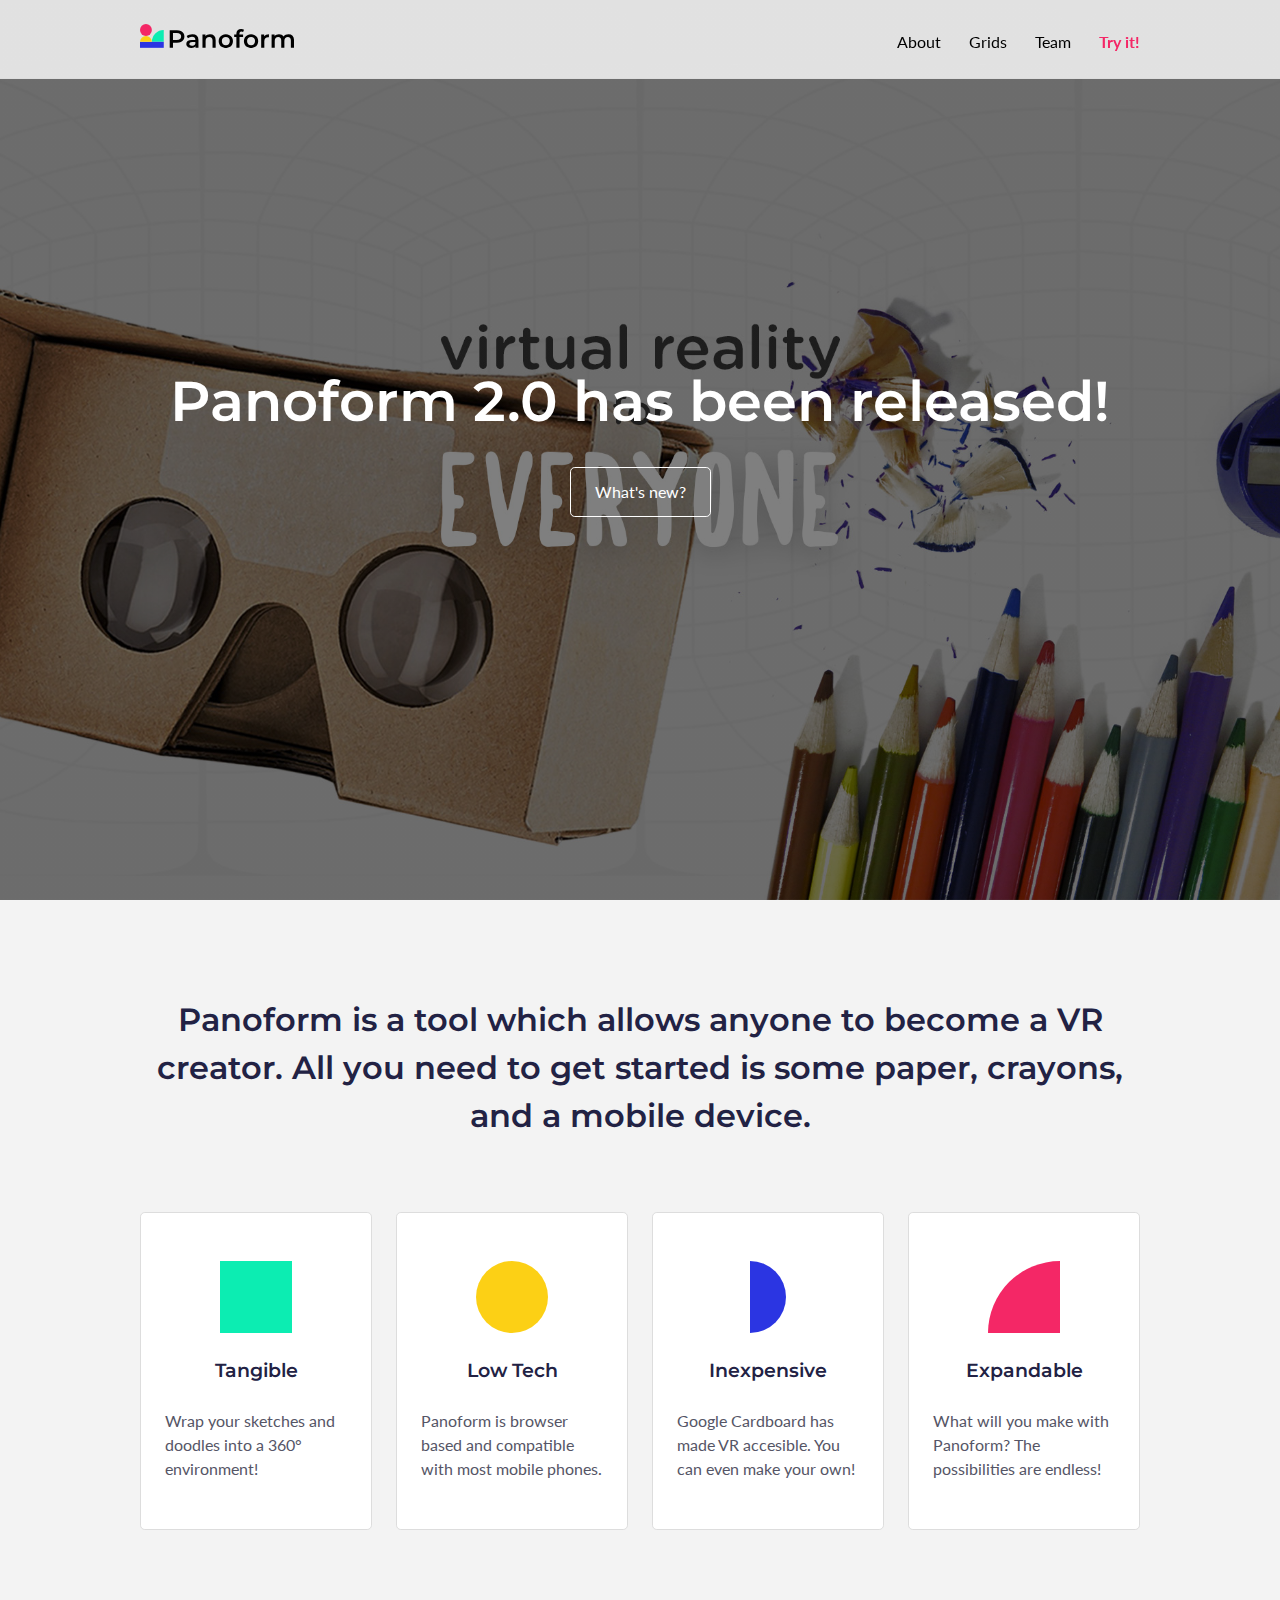
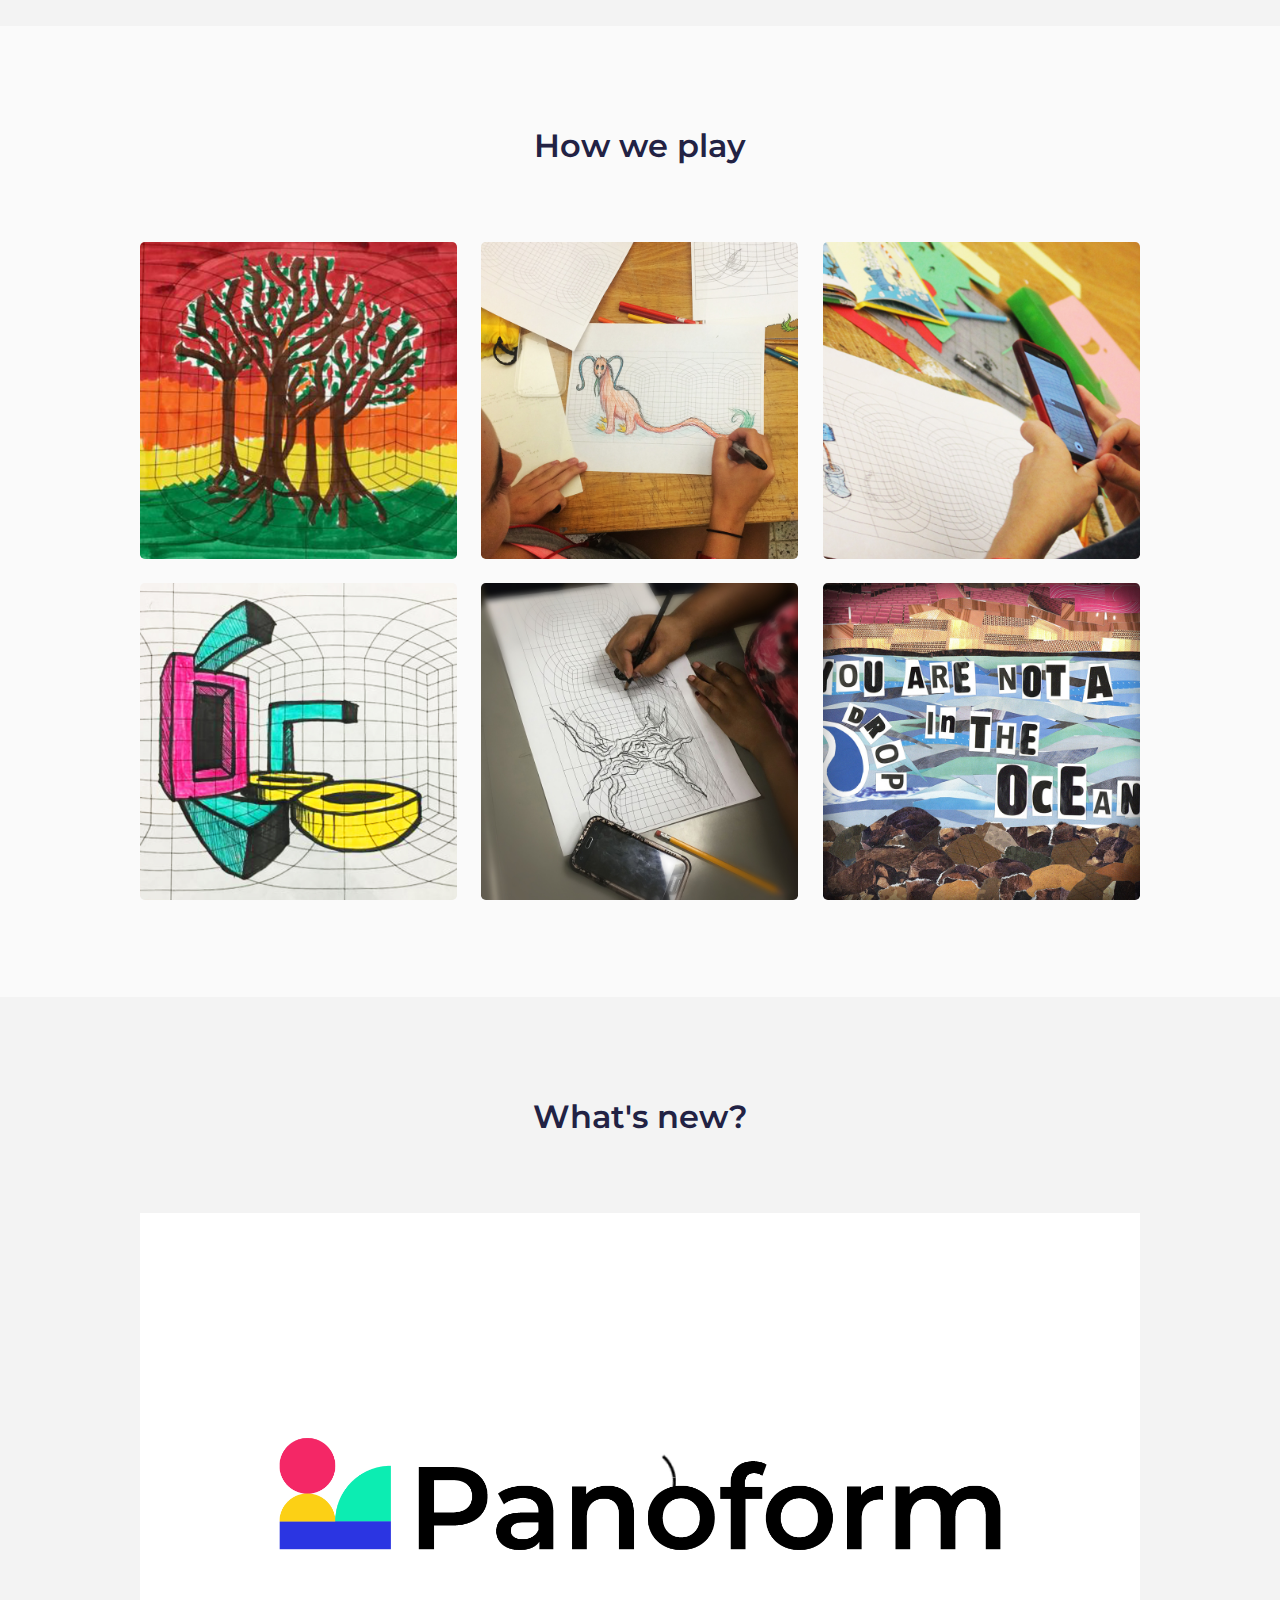
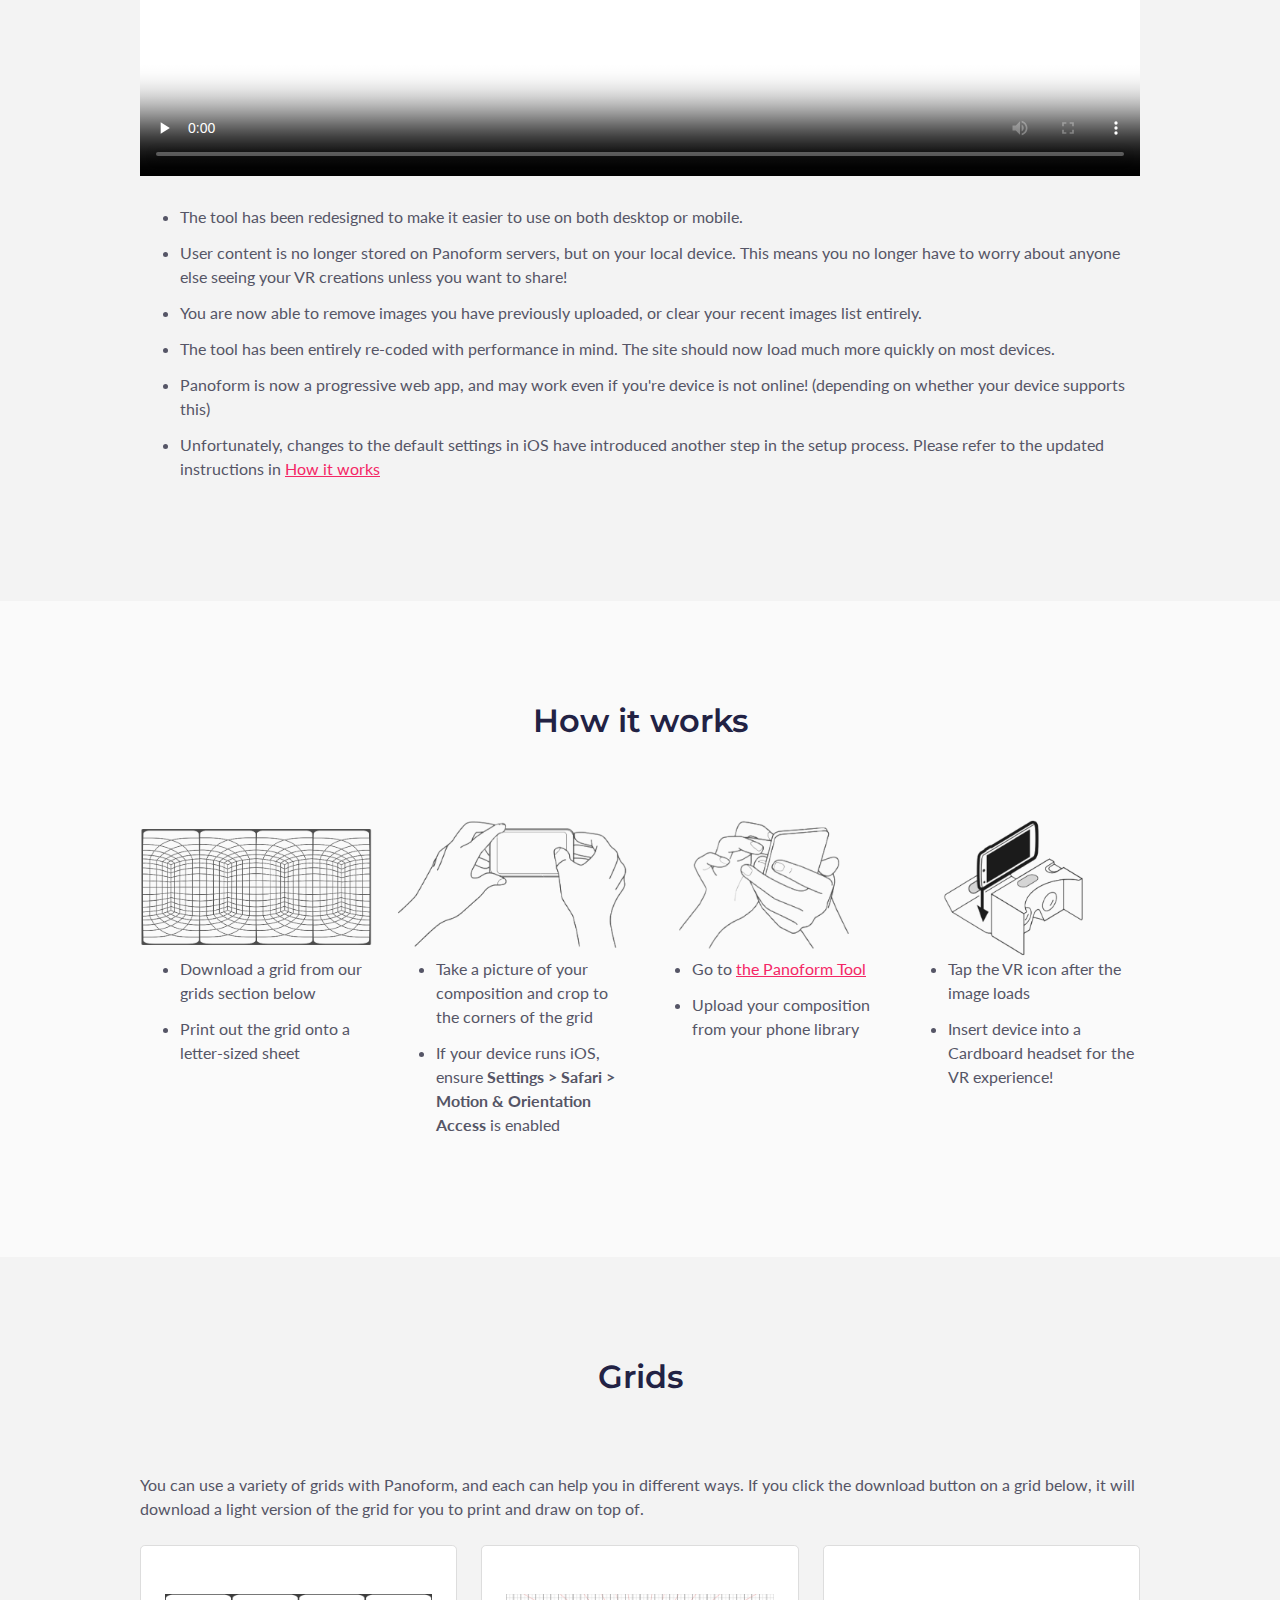
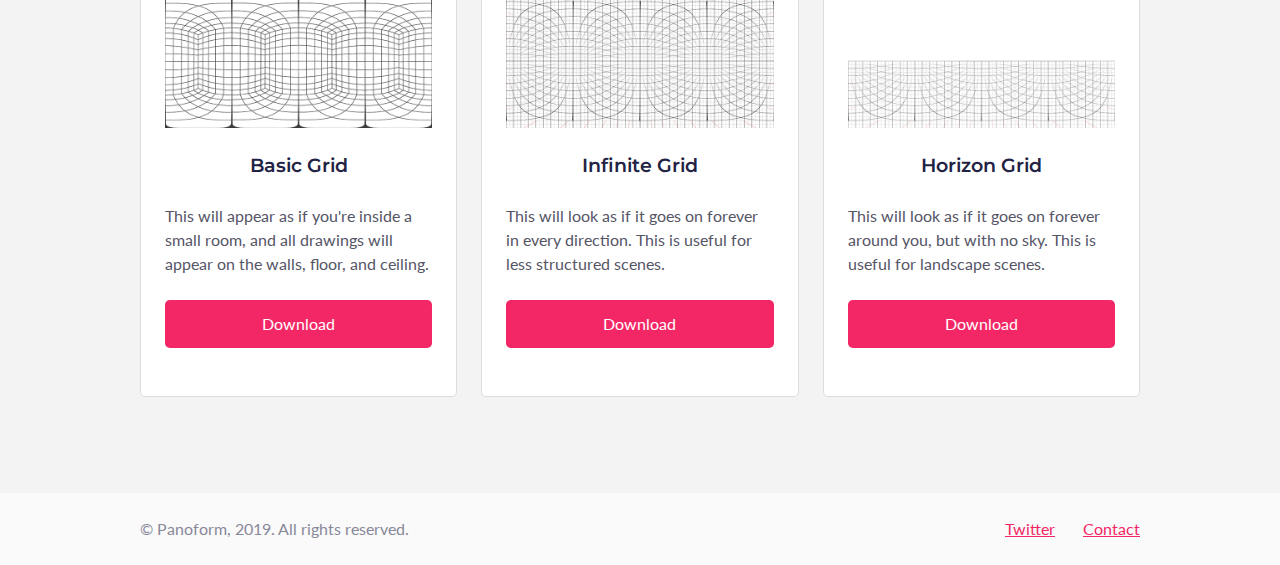
<file: index.html>
<!DOCTYPE html>
<html lang="en">
<head>
    <meta charset="UTF-8">
    <meta http-equiv="X-UA-Compatible" content="ie=edge">
    <meta name="viewport" content="width=device-width, initial-scale=1.0">
    <link rel="icon" type="image/png" href="./favicon.png">
    <title>Panoform</title>
    <meta name="Description" content="Panoform is an application that makes virtual reality content creation easy for everyone.">
    <link rel="stylesheet" href="css/panoform.css">
</head>
<body>
    <header class="header">
        <div class="container header_container">
            <a href="/">
                <img class="header_logo" src="./img/logo-full.svg" alt="">
            </a>
            <nav class="header_nav">
                <a class="nav_item" href="/#about">About</a>
                <a class="nav_item" href="/#grids">Grids</a>
                <a class="nav_item" href="/team">Team</a>
                <a class="nav_item nav_item-emphasis" href="https://tool.panoform.com/">Try it!</a>
            </nav>
        </div>
    </header>

    <section class="hero">
        <h1 class="hero_title">Panoform 2.0 has been released!</h1>
        <a href="#whats-new" class="button outline">What's new?</a>
    </section>

    <main>
        <section id="about" class="gray">
            <div class="container">
                <h2 class="section_header">Panoform is a tool which allows anyone to become a VR creator. All you need to get started is some paper, crayons, and a mobile device.</h2>
                <div class="grid">
                    <div class="grid-item island">
                        <img class="island_image" src="img/square.svg" alt="">
                        <h3 class="text-center">Tangible</h3>
                        <p>Wrap your sketches and doodles into a 360° environment!</p>
                    </div>
                    <div class="grid-item island">
                        <img class="island_image" src="img/circle.svg" alt="">
                        <h3 class="text-center">Low Tech</h3>
                        <p>Panoform is browser based and compatible with most mobile phones.</p>
                    </div>
                    <div class="grid-item island">
                        <img class="island_image" src="img/half.svg" alt="">
                        <h3 class="text-center">Inexpensive</h3>
                        <p>Google Cardboard has made VR accesible. You can even make your own!</p>
                    </div>
                    <div class="grid-item island">
                        <img class="island_image" src="img/quarter.svg" alt="">
                        <h3 class="text-center">Expandable</h3>
                        <p>What will you make with Panoform? The possibilities are endless!</p>
                    </div>
                </div>
            </div>
        </section>

        <section id="how-we-play" class="">
            <div class="container">
                <h2 class="section_header">How we play</h2>
                <div class="grid three">
                    <div class="grid_item flipper">
                        <img class="front" src="images/photos/work_thumb_01.jpg" alt="">
                        <div class="back">
                            Teaching students to be creative is easily done through play.
                        </div>
                    </div>
                    <div class="grid_item flipper">
                        <img class="front" src="images/photos/work_thumb_02.jpg" alt="">
                        <div class="back">
                            Designing with a system-based approach is at the core of “computational thinking.”
                        </div>
                    </div>
                    <div class="grid_item flipper">
                        <img class="front" src="images/photos/work_thumb_03.jpg" alt="">
                        <div class="back">
                            Students learn by making prototypes and then going through the process of refinement.
                        </div>
                    </div>
                    <div class="grid_item flipper">
                        <img class="front" src="images/photos/work_thumb_04.jpg" alt="">
                        <div class="back">
                            The process involves some visual reasoning and spatial translation.
                        </div>
                    </div>
                    <div class="grid_item flipper">
                        <img class="front" src="images/photos/work_thumb_05.jpg" alt="">
                        <div class="back">
                            The hand drawn approach to creating VR opens up a world of possibilities.
                        </div>
                    </div>
                    <div class="grid_item flipper">
                        <img class="front" src="images/photos/work_thumb_06.jpg" alt="">
                        <div class="back">
                            Educators should prompt students to experiment and consider wild ideas.
                        </div>
                    </div>
                </div>
            </div>
        </section>

        <section id="whats-new" class="gray">
            <div class="container">
                <h2 class="section_header">What's new?</h2>
                <div class="section">
                    <video width="100%" controls preload="none" poster="images/assets/tutorial-thumbnail.png">
                        <source src="images/assets/tutorial-compressed.mp4" type="video/mp4">
                    </video>
                </div>
                <ul>
                    <li>The tool has been redesigned to make it easier to use on both desktop or mobile.</li>
                    <li>User content is no longer stored on Panoform servers, but on your local device. This means you no longer have to worry about anyone else seeing your VR creations unless you want to share!</li>
                    <li>You are now able to remove images you have previously uploaded, or clear your recent images list entirely.</li>
                    <li>The tool has been entirely re-coded with performance in mind. The site should now load much more quickly on most devices.</li>
                    <li>Panoform is now a progressive web app, and may work even if you're device is not online! (depending on whether your device supports this)</li>
                    <li>Unfortunately, changes to the default settings in iOS have introduced another step in the setup process. Please refer to the updated instructions in <a href="#how-it-works">How it works</a></li>
                </ul>
            </div>
        </section>

        <section id="how-it-works">
            <div class="container">
                <h2 class="section_header">How it works</h2>
                <div class="grid">
                    <div class="grid_item">
                        <img src="images/assets/1.png" alt="">
                        <ul>
                            <li>Download a grid from our grids section below</li>
                            <li>Print out the grid onto a letter-sized sheet</li>
                        </ul>
                    </div>
                    <div class="grid_item">
                        <img src="images/assets/2.png" alt="">
                        <ul>
                            <li>Take a picture of your composition and crop to the corners of the grid</li>
                            <li>If your device runs iOS, ensure <strong>Settings > Safari > Motion & Orientation Access</strong> is enabled</li>
                        </ul>
                    </div>
                    <div class="grid_item">
                        <img src="images/assets/3.png" alt="">
                        <ul>
                            <li>Go to <a href="https://tool.panoform.com/">the Panoform Tool</a></li>
                            <li>Upload your composition from your phone library</li>
                        </ul>
                    </div>
                    <div class="grid_item">
                        <img src="images/assets/4.png" alt="">
                        <ul>
                            <li>Tap the VR icon after the image loads</li>
                            <li>Insert device into a Cardboard headset for the VR experience!</li>
                        </ul>
                    </div>
                </div>
            </div>
        </section>

        <section id="grids" class="gray">
            <div class="container">
                <h2 class="section_header">Grids</h2>
                <p>You can use a variety of grids with Panoform, and each can help you in different ways. If you click the download button on a grid below, it will download a light version of the grid for you to print and draw on top of.</p>
                <div class="grid three">
                    <div class="grid_item island">
                        <img class="island_image landscape" src="images/grids/grid_Main_thumb.jpg" alt=""></img>
                        <h3 class="text-center">Basic Grid</h3>
                        <p>This will appear as if you're inside a small room, and all drawings will appear on the walls, floor, and ceiling.</p>
                        <a download="panoform_grid_basic.jpg" href="images/grids/grid_Main.jpg" class="button text-center">Download</a>
                    </div>
                    <div class="grid_item island">
                        <img class="island_image landscape" src="images/grids/grid_Infinite_thumb.jpg" alt=""></img>
                        <h3 class="text-center">Infinite Grid</h3>
                        <p>This will look as if it goes on forever in every direction. This is useful for less structured scenes.</p>
                        <a download="panoform_grid_infinite.jpg" href="images/grids/grid_Infinite.jpg" class="button text-center">Download</a>
                    </div>
                    <div class="grid_item island">
                        <img class="island_image landscape" src="images/grids/grid_noSky_thumb.jpg" alt=""></img>
                        <h3 class="text-center">Horizon Grid</h3>
                        <p>This will look as if it goes on forever around you, but with no sky. This is useful for landscape scenes.</p>
                        <a download="panoform_grid_horizon.jpg" href="images/grids/grid_noSky.jpg" class="button text-center">Download</a>
                    </div>
                </div>
            </div>
        </section>
    </main>
    
    <footer>
        <div class="container footer_container">
            © Panoform, 2019. All rights reserved.
            <nav class="footer_nav">
                <a class="nav_item" href="https://twitter.com/panoform">Twitter</a>
                <a class="nav_item" href="mailto:mxrealitylab@ncsu.edu?subject=Panoform">Contact</a>
            </nav>
        </div>
    </footer>

</body>
</html>
</file>
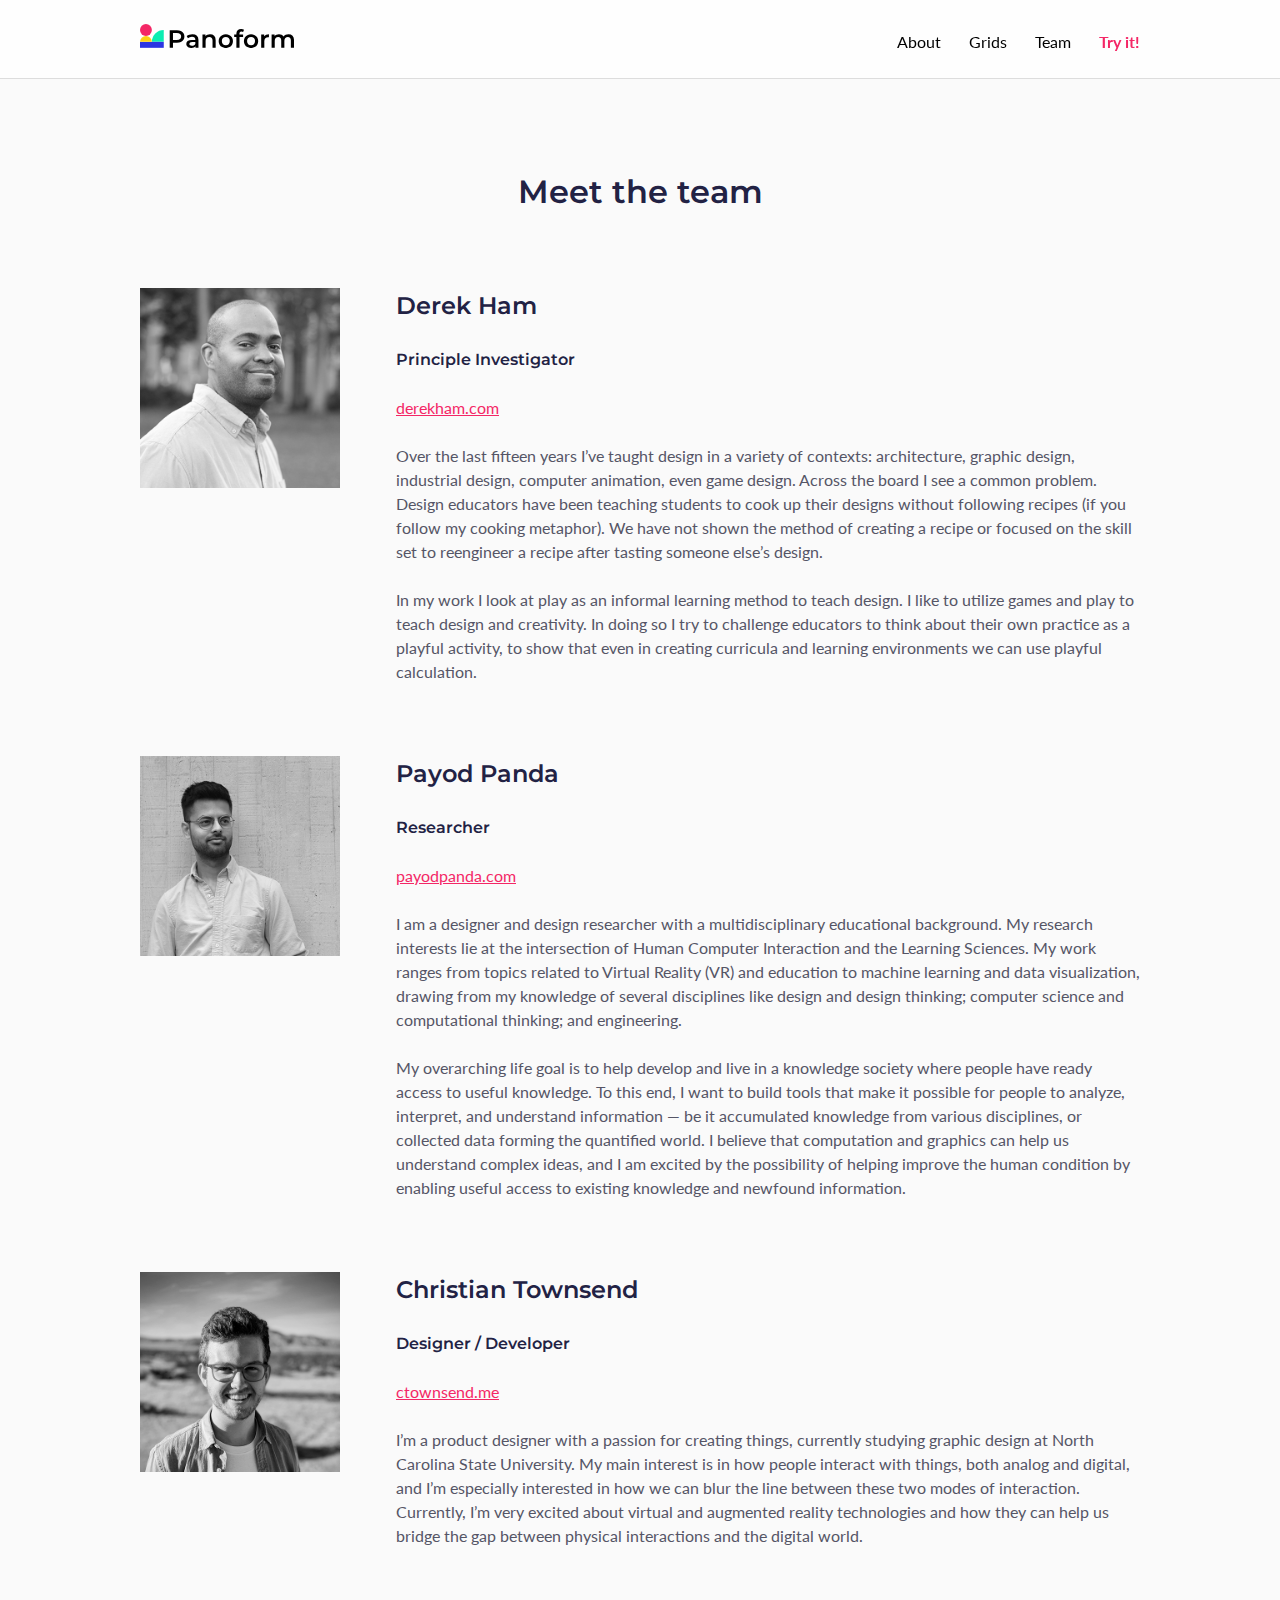
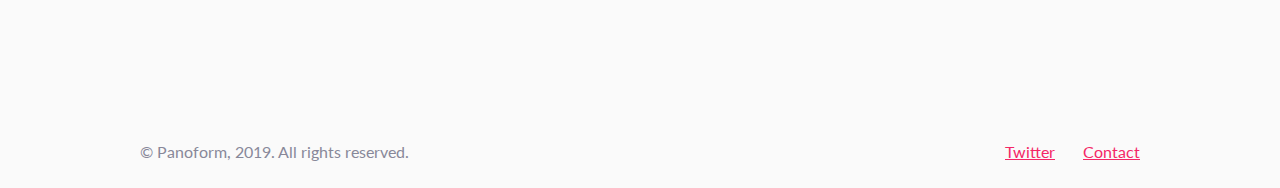
<file: team/index.html>
<!DOCTYPE html>
<html lang="en">
<head>
    <meta charset="UTF-8">
    <meta http-equiv="X-UA-Compatible" content="ie=edge">
    <meta name="viewport" content="width=device-width, initial-scale=1.0">
    <link rel="icon" type="image/png" href="../favicon.png">
    <title>Panoform</title>
    <meta name="Description" content="Panoform is an application that makes virtual reality content creation easy for everyone.">
    <link rel="stylesheet" href="../css/panoform.css">
</head>
<body>
    <header class="header">
        <div class="container header_container">
            <a href="/">
                <img class="header_logo" src="../img/logo-full.svg" alt="">
            </a>
            <nav class="header_nav">
                <a class="nav_item" href="/#about">About</a>
                <a class="nav_item" href="/#grids">Grids</a>
                <a class="nav_item" href="/team">Team</a>
                <a class="nav_item nav_item-emphasis" href="https://tool.panoform.com/">Try it!</a>
            </nav>
        </div>
    </header>

    <main>
        <section id="team" style="margin-top: 4.5rem;">
            <div class="container">
                <h2 class="section_header">Meet the team</h2>
                <div class="media">
                    <img class="media_image" src="../images/photos/people_Ham.jpg" alt="">
                    <div class="media_text">
                        <h2>Derek Ham</h2>
                        <h4>Principle Investigator</h4>
                        <p><a href="http://derekham.com">derekham.com</a></p>
                        <p>Over the last fifteen years I’ve taught design in a variety of contexts: architecture, graphic design, industrial design, computer animation, even game design. Across the board I see a common problem. Design educators have been teaching students to cook up their designs without following recipes (if you follow my cooking metaphor). We have not shown the method of creating a recipe or focused on the skill set to reengineer a recipe after tasting someone else’s design.</p>
                        <p>In my work I look at play as an informal learning method to teach design. I like to utilize games and play to teach design and creativity. In doing so I try to challenge educators to think about their own practice as a playful activity, to show that even in creating curricula and learning environments we can use playful calculation.</p>
                    </div>
                </div>
                <div class="media">
                    <img class="media_image" src="../images/photos/people_Panda.jpg" alt="">
                    <div class="media_text">
                        <h2>Payod Panda</h2>
                        <h4>Researcher</h4>
                        <p><a href="http://payodpanda.com">payodpanda.com</a></p>
                        <p>I am a designer and design researcher with a multidisciplinary educational background. My research interests lie at the intersection of Human Computer Interaction and the Learning Sciences. My work ranges from topics related to Virtual Reality (VR) and education to machine learning and data visualization, drawing from my knowledge of several disciplines like design and design thinking; computer science and computational thinking; and engineering.</p>
                        <p>My overarching life goal is to help develop and live in a knowledge society where people have ready access to useful knowledge. To this end, I want to build tools that make it possible for people to analyze, interpret, and understand information — be it accumulated knowledge from various disciplines, or collected data forming the quantified world. I believe that computation and graphics can help us understand complex ideas, and I am excited by the possibility of helping improve the human condition by enabling useful access to existing knowledge and newfound information.</p>
                    </div>
                </div>
                <div class="media">
                    <img class="media_image" src="../images/photos/people_Townsend.jpg" alt="">
                    <div class="media_text">
                        <h2>Christian Townsend</h2>
                        <h4>Designer / Developer</h4>
                        <p><a href="http://ctownsend.me">ctownsend.me</a></p>
                        <p>I’m a product designer with a passion for creating things, currently studying graphic design at North Carolina State University. My main interest is in how people interact with things, both analog and digital, and I’m especially interested in how we can blur the line between these two modes of interaction. Currently, I’m very excited about virtual and augmented reality technologies and how they can help us bridge the gap between physical interactions and the digital world.</p>
                    </div>
                </div>
            </div>
        </section>
    </main>
    
    <footer>
        <div class="container footer_container">
            © Panoform, 2019. All rights reserved.
            <nav class="footer_nav">
                <a class="nav_item" href="https://twitter.com/panoform">Twitter</a>
                <a class="nav_item" href="mailto:mxrealitylab@ncsu.edu?subject=Panoform">Contact</a>
            </nav>
        </div>
    </footer>

</body>
</html>
</file>
<file: css/panoform.css>
@import url('https://fonts.googleapis.com/css?family=Lato:400,700|Montserrat:600&display=swap');

/* BASE */

*,
*::before,
*::after {
    box-sizing: border-box;
}

html {
    height: 100%;

    font: 1em/1.5 "Lato", -apple-system, BlinkMacSystemFont, "Segoe UI", Roboto, Helvetica,
    Arial, sans-serif, "Apple Color Emoji", "Segoe UI Emoji", "Segoe UI Symbol";
    background-color: #fafafa;
}

h1, h2, h3, h4, h5, h6 {
    font-family: "Montserrat", -apple-system, BlinkMacSystemFont, "Segoe UI", Roboto, Helvetica,
    Arial, sans-serif, "Apple Color Emoji", "Segoe UI Emoji", "Segoe UI Symbol";
    font-weight: 600;
}

body {
    margin: 0;
    min-height: 100%;

    display: flex;
    flex-direction: column;
}

h1,h2,h3,h4,h5,h6,hgroup,
ul,ol,dd,
p,figure,
pre,table,fieldset,hr,
.header, .button, .section{
    margin: 0  0 1.5rem 0;
}

li {
    margin-bottom: .75rem
}

h1, h2, h3, h4, h5, h6, hgroup {
    color: #224;
}

ul, ol, dd, p, figure, pre, table, fieldset, hr {
    color: #556;
}

a {
    color: #f42766;
}

.button {
    text-decoration: none;
    /* text-align: center; */
    padding: .75rem 1.5rem;
    color: white;
    background-color: #f42766;
    border-radius: .3rem;
    transition: all .1s ease-in-out;
}

.button.outline {
    background-color: transparent;
    border: 1px solid;
}

.button.outline:hover {
    background-color: white;
    color: #f42766;
}

.container {
    width: 90%;
    max-width: 1000px;
    margin: 0 auto;
}

.island {
    background-color: white;
    border: 1px solid #ddd;
    border-radius: .3rem;
    padding: 1.5rem;
    position: relative;
    transition: transform 500ms cubic-bezier(0.165, 0.84, 0.44, 1);
    display: flex;
    flex-direction: column;
    pointer-events: all;
}

.island::after {
    content: "";
    border-radius: inherit;
    position: absolute;
    pointer-events: none;
    top: 0;
    left: 0;
    width: 100%;
    height: 100%;
    box-shadow: 0 .5em 10px rgba(0, 0, 0, 0.15);
    opacity: 0;
    transition: opacity 500ms cubic-bezier(0.165, 0.84, 0.44, 1);
}

.island:hover {
    transform: translateY(-.5em);
}

.island:hover::after {
    opacity: 1;
}

.island_image {
    height: 4.5rem;
    width: auto;
    margin: 1.5rem 0;
}

.island_image.landscape {
    height: auto;
    width: 100%;
}

.flipper {
    -webkit-transform-style: preserve-3d;
    transform-style: preserve-3d;
    transform: perspective(1000px);
    position: relative;
    z-index: 0;
}

.flipper .front, .flipper .back {
    border-radius: .3rem;
    backface-visibility: hidden;
    -webkit-backface-visibility: hidden;
    transition: transform 500ms cubic-bezier(0.165, 0.84, 0.44, 1);
}

.flipper:hover .front{
    -webkit-transform: rotateY(180deg);
    transform: rotateY(180deg);
}

.flipper:hover .back {
    -webkit-transform: rotateY(360deg);
    transform: rotateY(360deg);
}

.flipper .back {
    position: absolute;
    top: 0;
    left: 0;
    right: 0;
    bottom: 0;
    background: #224;
    transform: rotateY(180deg) translateZ(2px);
    display: flex;
    justify-content: center;
    align-items: center;
    color: white;
    padding: 1.5rem;
    text-align: center;
}

.media {
    display: grid;
    grid-gap: 1.5rem;
    grid-template-columns: repeat(auto-fill, minmax(200px, 1fr));
    margin-bottom: 3rem;
}

.media_image {
    width: 200px;
}

.media_text {
    grid-column: span 3;
}

.grid {
    display: grid;
    grid-gap: 1.5rem;
    grid-template-columns: repeat(auto-fill, minmax(200px, 1fr));
}

.grid.three {
    grid-template-columns: repeat(auto-fill, minmax(300px, 1fr));
}

.grid_item {
    align-self: start;
}

.flex {
    display: flex;
    flex-wrap: wrap;
    justify-content: space-between;
}

.flex_item {
    flex-basis: 0;
    flex-grow: 1;
    min-width: 200px;
    padding-right: 1.5rem;
}

.flex_item img, .grid_item img {
    display: block;
    width: 100%;
}

.text-center {
    text-align: center;
}

section {
    padding: 6rem 0;
}

section.gray {
    background-color: #f3f3f3;
}

.section_header {
    text-align: center;
    font-size: 2rem;
    margin-bottom: 4.5rem;
}

/* HEADER */

.header {
    background-color: rgba(255, 255, 255, .8);
    border-bottom: 1px solid #ddd;
    width: 100%;
    position: fixed;
    z-index: 10;
    transform: translateZ(200px);
}

.header_container {
    display: flex;
    flex-wrap: wrap;
    justify-content: space-between;
    align-items: baseline;
}

.header_logo {
    height: 1.5rem;
    margin: 1.5rem 1.5rem 0 0;
    margin-bottom: 0;
}

.header_nav {
    margin: 1.5rem 0;
}

.header_nav > .nav_item {
    text-decoration: none;
    margin: 0 0 0 1.5rem;
    color: inherit;
    white-space: nowrap;
}

.header_nav > .nav_item:first-child {
    margin-left: 0;
}

.header_nav > .nav_item-emphasis {
    text-decoration: none;
    font-weight: 700;
    color: #f42766;
}

/* FOOTER */

footer {
    margin-top: auto;
    color: #889;
    padding: 1.5rem 0;
}

.footer_container {
    display: flex;
    justify-content: space-between;
}

.footer_nav > .nav_item {
    margin: 0 0 0 1.5rem;
    white-space: nowrap;
}

/* HERO */

.hero {
    height: 100vh;
    padding: 3rem;
    display: flex;
    flex-direction: column;
    justify-content: center;
    align-items: center;

    color: white;

    /* background-color: rgba(0, 0, 0, .2); */

    background: linear-gradient( rgba(0, 0, 0, 0.5), rgba(0, 0, 0, 0.5) ), url('../images/photos/model.jpg');
    background-repeat: no-repeat;
    background-position: center;
    background-size: cover;
}

.hero_title {
    font-size: 3.5rem;
    color: white;
}

.hero .button {
    border-color: white;
}
</file>
